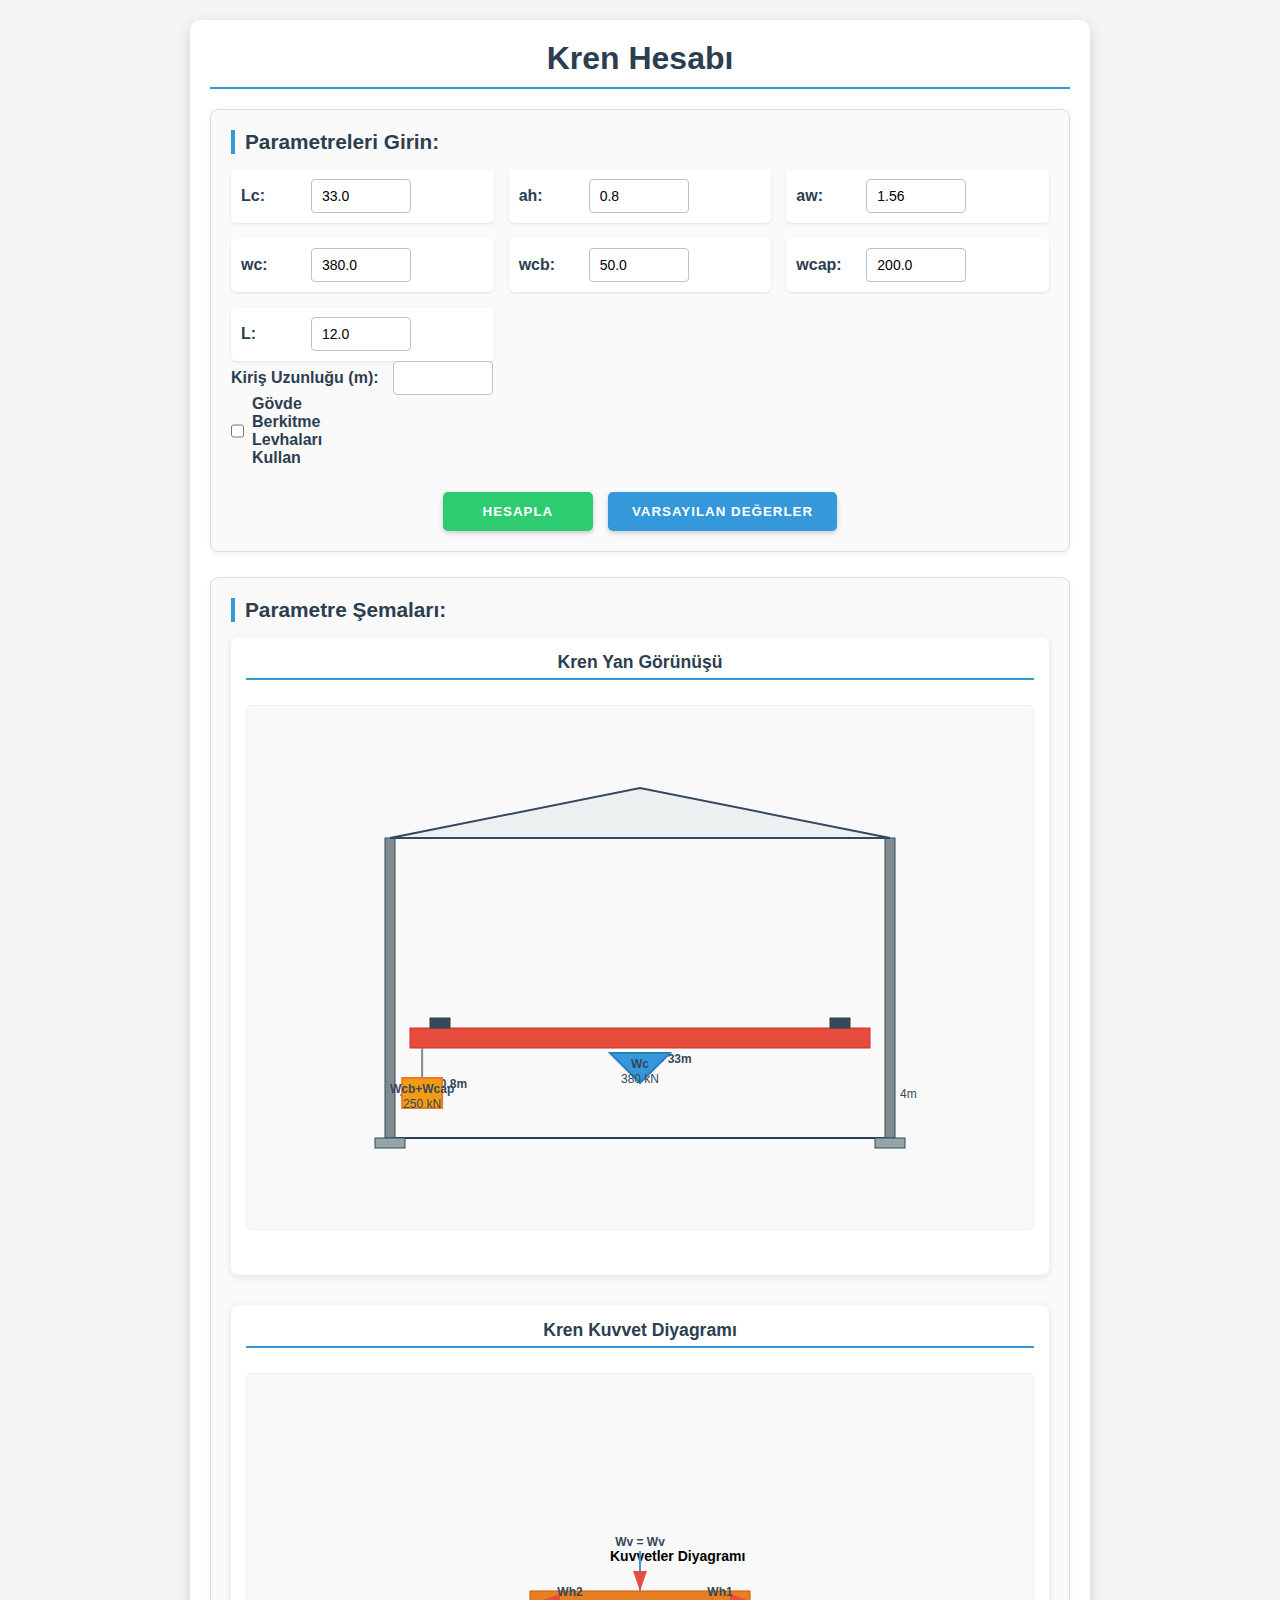
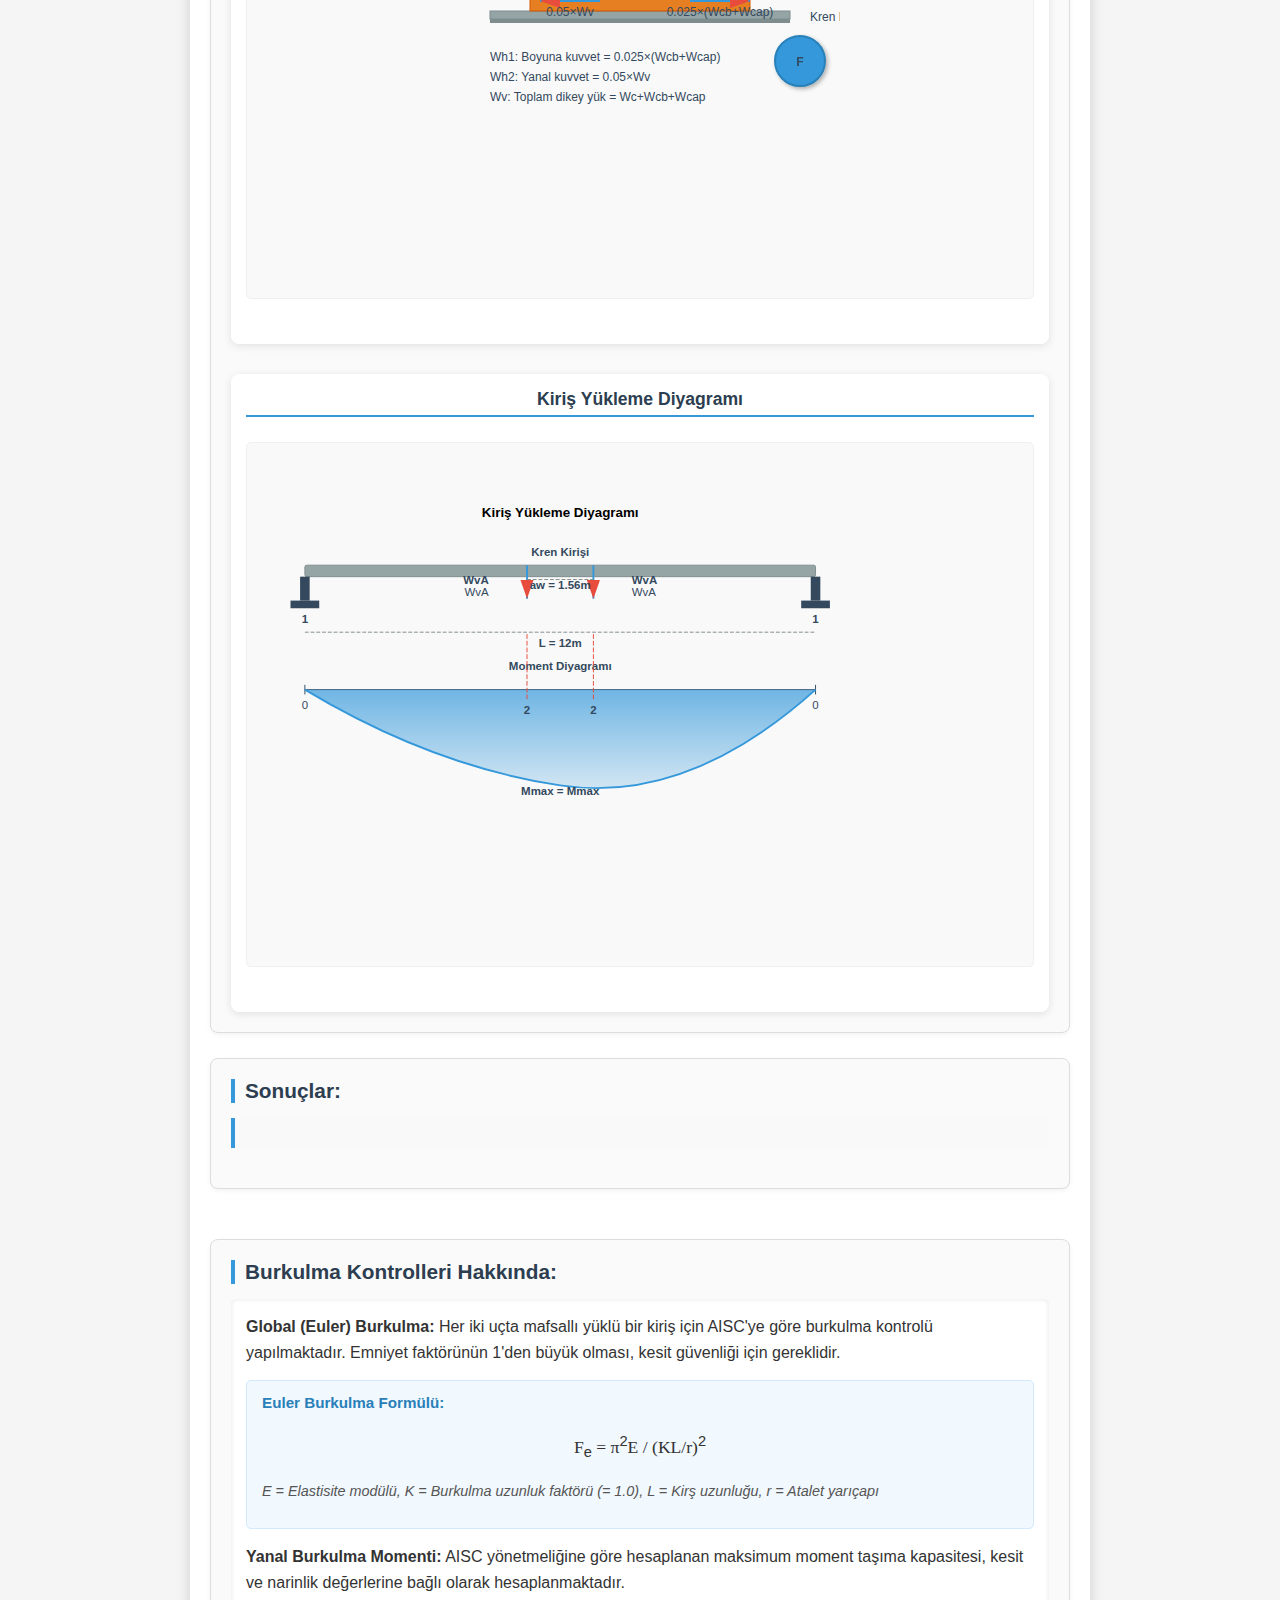
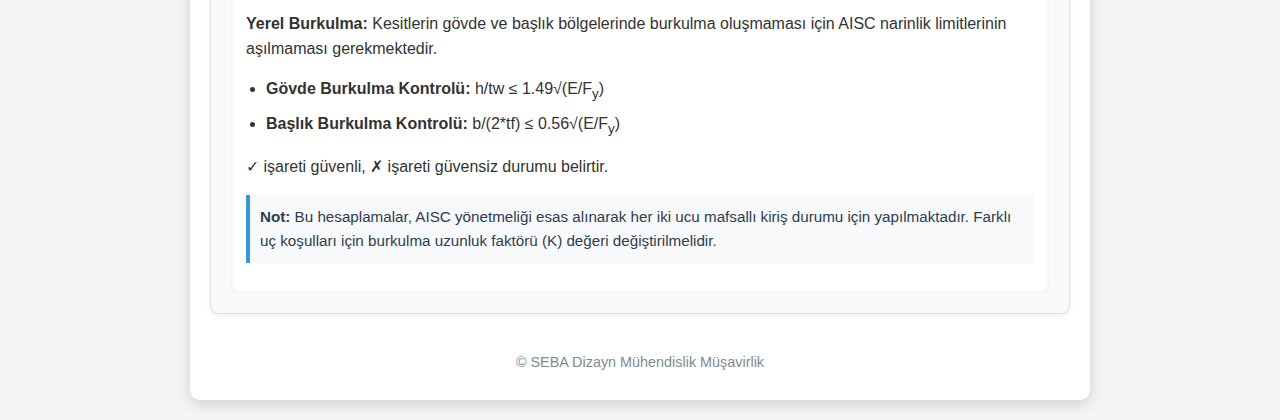
<file: index.html>
<!DOCTYPE html>
<html lang="tr">
<head>
    <meta charset="UTF-8">
    <meta name="viewport" content="width=device-width, initial-scale=1.0">
    <title>Kren Hesabı</title>
    <link rel="stylesheet" href="styles.css">
</head>
<body>    <div class="container">
        <h1>Kren Hesabı</h1>
        
        <div class="main-frame">
            <!-- Giriş bölümü -->            <div class="input-frame">
                <h2>Parametreleri Girin:</h2>
                <div class="input-grid">
                    <div class="input-row">
                        <label for="Lc" title="Kren uzunluğu (m)">Lc:</label>
                        <input type="number" id="Lc" step="0.01" value="33.0" title="Kren uzunluğu (m)">
                    </div>                    <div class="input-row">
                        <label for="ah" title="Yaklaşma mesafesi (m)">ah:</label>
                        <input type="number" id="ah" step="0.01" value="0.8" title="Yaklaşma mesafesi (m)">
                    </div>
                    <div class="input-row">
                        <label for="aw" title="Tekerler arası mesafe (m)">aw:</label>
                        <input type="number" id="aw" step="0.01" value="1.56" title="Tekerler arası mesafe (m)">
                    </div>                    <div class="input-row">
                        <label for="wc" title="Kren ağırlığı (kN)">wc:</label>
                        <input type="number" id="wc" step="0.01" value="380.0" title="Kren ağırlığı (kN)">
                    </div>
                    <div class="input-row">
                        <label for="wcb" title="Kanca ağırlığı (kN)">wcb:</label>
                        <input type="number" id="wcb" step="0.01" value="50.0" title="Kanca ağırlığı (kN)">
                    </div>
                    <div class="input-row">
                        <label for="wcap" title="Kren taşıma kapasitesi (kN)">wcap:</label>
                        <input type="number" id="wcap" step="0.01" value="200.0" title="Kren taşıma kapasitesi (kN)">
                    </div>
                    <div class="input-row">
                        <label for="L" title="Ray uzunluğu (m)">L:</label>
                        <input type="number" id="L" step="0.01" value="12.0" title="Ray uzunluğu (m)">
                    </div>
                </div>
                <div class="input-group">
                    <label for="L">Kiriş Uzunluğu (m):</label>
                    <input type="number" id="L" min="0" step="0.1" required>
                </div>
                
                <div class="input-group">
                    <label for="useStiffeners" class="checkbox-label">
                        <input type="checkbox" id="useStiffeners">
                        Gövde Berkitme Levhaları Kullan
                    </label>
                </div>
                <!-- Düğmeler -->
                <div class="button-frame">
                    <button id="calculate-btn" class="calc-btn">Hesapla</button>
                    <button id="default-btn" class="default-btn">Varsayılan Değerler</button>
                </div>
            </div>
            
            <!-- Parametre şemaları -->
            <div class="schematics-frame">
                <h2>Parametre Şemaları:</h2>
                <div class="schematics-container">
                    <div class="schematic-item">
                        <h3>Kren Yan Görünüşü</h3>
                        <div id="crane-side-view" class="schematic-svg"></div>
                    </div>
                    <div class="schematic-item">
                        <h3>Kren Kuvvet Diyagramı</h3>
                        <div id="force-diagram" class="schematic-svg"></div>
                    </div>
                    <div class="schematic-item">
                        <h3>Kiriş Yükleme Diyagramı</h3>
                        <div id="beam-diagram" class="schematic-svg"></div>
                    </div>
                </div>
            </div>
  
              <!-- Sonuç bölümü -->
            <div class="result-frame">
                <h2>Sonuçlar:</h2>
                <pre id="result-label"></pre>
            </div>
            
            <!-- Burkulma açıklamaları bölümü -->            <div class="info-frame">
                <h2>Burkulma Kontrolleri Hakkında:</h2>                <div class="info-content">
                    <p><strong>Global (Euler) Burkulma:</strong> Her iki uçta mafsallı yüklü bir kiriş için AISC'ye göre burkulma kontrolü yapılmaktadır. Emniyet faktörünün 1'den büyük olması, kesit güvenliği için gereklidir.</p>
                    <div class="formula-box">
                        <p class="formula-title">Euler Burkulma Formülü:</p>
                        <p class="formula">F<sub>e</sub> = π<sup>2</sup>E / (KL/r)<sup>2</sup></p>
                        <p class="formula-desc">E = Elastisite modülü, K = Burkulma uzunluk faktörü (= 1.0), L = Kirş uzunluğu, r = Atalet yarıçapı</p>
                    </div>
                    <p><strong>Yanal Burkulma Momenti:</strong> AISC yönetmeliğine göre hesaplanan maksimum moment taşıma kapasitesi, kesit ve narinlik değerlerine bağlı olarak hesaplanmaktadır.</p>
                    <p><strong>Yerel Burkulma:</strong> Kesitlerin gövde ve başlık bölgelerinde burkulma oluşmaması için AISC narinlik limitlerinin aşılmaması gerekmektedir.</p>
                    <ul>
                        <li><strong>Gövde Burkulma Kontrolü:</strong> h/tw ≤ 1.49√(E/F<sub>y</sub>)</li>
                        <li><strong>Başlık Burkulma Kontrolü:</strong> b/(2*tf) ≤ 0.56√(E/F<sub>y</sub>)</li>
                    </ul>
                    <p>✓ işareti güvenli, ✗ işareti güvensiz durumu belirtir.</p>
                    <p class="info-note"><strong>Not:</strong> Bu hesaplamalar, AISC yönetmeliği esas alınarak her iki ucu mafsallı kiriş durumu için yapılmaktadır. Farklı uç koşulları için burkulma uzunluk faktörü (K) değeri değiştirilmelidir.</p>
                </div>
            </div>
        </div>
          <footer>
            <p>© SEBA Dizayn Mühendislik Müşavirlik</p>
        </footer>
    </div>
    
    <script src="script.js"></script>
</body>
</html>
</file>
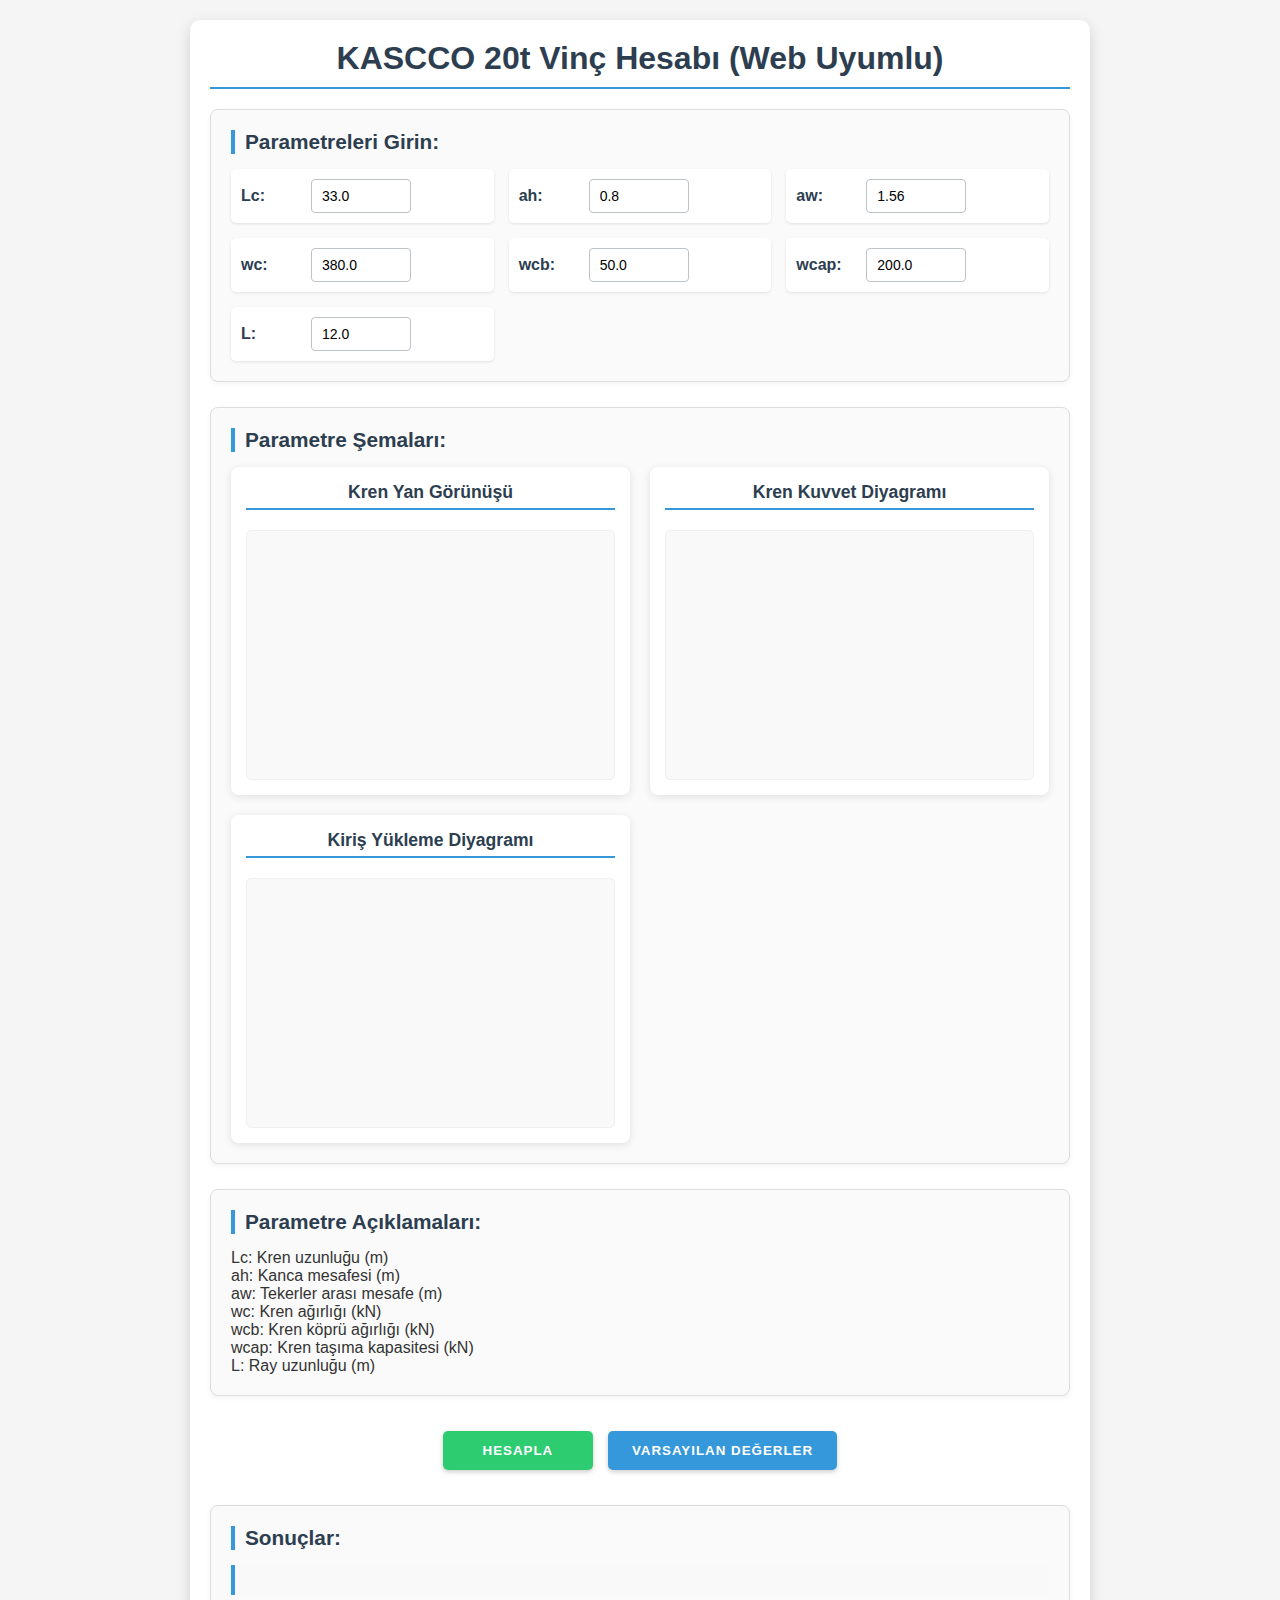
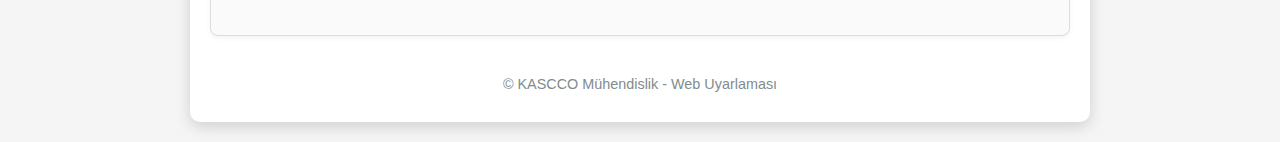
<file: vinc-hesabi/index.html>
<!DOCTYPE html>
<html lang="tr">
<head>
    <meta charset="UTF-8">
    <meta name="viewport" content="width=device-width, initial-scale=1.0">
    <title>KASCCO 20t Vinç Hesabı</title>
    <link rel="stylesheet" href="styles.css">
</head>
<body>
    <div class="container">
        <h1>KASCCO 20t Vinç Hesabı (Web Uyumlu)</h1>
        
        <div class="main-frame">
            <!-- Giriş bölümü -->
            <div class="input-frame">
                <h2>Parametreleri Girin:</h2>
                <div class="input-grid">
                    <div class="input-row">
                        <label for="Lc">Lc:</label>
                        <input type="number" id="Lc" step="0.01" value="33.0">
                    </div>
                    <div class="input-row">
                        <label for="ah">ah:</label>
                        <input type="number" id="ah" step="0.01" value="0.8">
                    </div>
                    <div class="input-row">
                        <label for="aw">aw:</label>
                        <input type="number" id="aw" step="0.01" value="1.56">
                    </div>
                    <div class="input-row">
                        <label for="wc">wc:</label>
                        <input type="number" id="wc" step="0.01" value="380.0">
                    </div>
                    <div class="input-row">
                        <label for="wcb">wcb:</label>
                        <input type="number" id="wcb" step="0.01" value="50.0">
                    </div>
                    <div class="input-row">
                        <label for="wcap">wcap:</label>
                        <input type="number" id="wcap" step="0.01" value="200.0">
                    </div>
                    <div class="input-row">
                        <label for="L">L:</label>
                        <input type="number" id="L" step="0.01" value="12.0">
                    </div>
                </div>
            </div>
            
            <!-- Parametre şemaları -->
            <div class="schematics-frame">
                <h2>Parametre Şemaları:</h2>
                <div class="schematics-container">
                    <div class="schematic-item">
                        <h3>Kren Yan Görünüşü</h3>
                        <div id="crane-side-view" class="schematic-svg"></div>
                    </div>
                    <div class="schematic-item">
                        <h3>Kren Kuvvet Diyagramı</h3>
                        <div id="force-diagram" class="schematic-svg"></div>
                    </div>
                    <div class="schematic-item">
                        <h3>Kiriş Yükleme Diyagramı</h3>
                        <div id="beam-diagram" class="schematic-svg"></div>
                    </div>
                </div>
            </div>
            
            <!-- Parametre açıklamaları -->
            <div class="descriptions-frame">
                <h2>Parametre Açıklamaları:</h2>
                <p>
                    Lc: Kren uzunluğu (m)<br>
                    ah: Kanca mesafesi (m)<br>
                    aw: Tekerler arası mesafe (m)<br>
                    wc: Kren ağırlığı (kN)<br>
                    wcb: Kren köprü ağırlığı (kN)<br>
                    wcap: Kren taşıma kapasitesi (kN)<br>
                    L: Ray uzunluğu (m)
                </p>
            </div>
            
            <!-- Düğmeler -->
            <div class="button-frame">
                <button id="calculate-btn" class="calc-btn">Hesapla</button>
                <button id="default-btn" class="default-btn">Varsayılan Değerler</button>
            </div>
            
            <!-- Sonuç bölümü -->
            <div class="result-frame">
                <h2>Sonuçlar:</h2>
                <pre id="result-label"></pre>
            </div>
        </div>
        
        <footer>
            <p>© KASCCO Mühendislik - Web Uyarlaması</p>
        </footer>
    </div>
    
    <script src="script.js"></script>
</body>
</html>
</file>
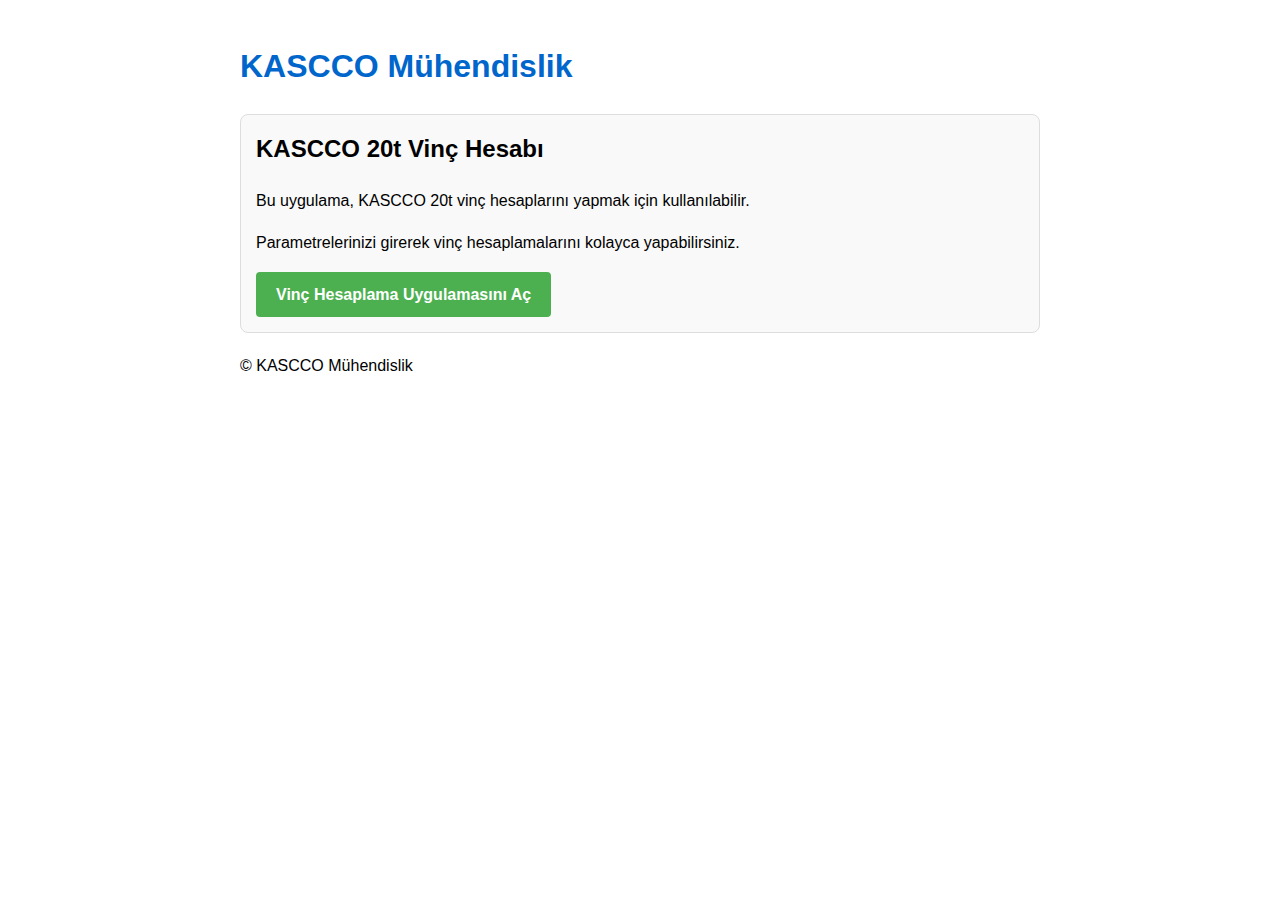
<file: index_main.html>
<!DOCTYPE html>
<html lang="tr">
<head>
    <meta charset="UTF-8">
    <meta name="viewport" content="width=device-width, initial-scale=1.0">
    <title>KASCCO Mühendislik</title>
    <style>
        body {
            font-family: Arial, sans-serif;
            max-width: 800px;
            margin: 0 auto;
            padding: 20px;
            line-height: 1.6;
        }
        h1 {
            color: #0066cc;
        }
        .app-card {
            border: 1px solid #ddd;
            border-radius: 8px;
            padding: 15px;
            margin: 20px 0;
            background-color: #f9f9f9;
        }
        .app-card h2 {
            margin-top: 0;
        }
        a.button {
            display: inline-block;
            background-color: #4CAF50;
            color: white;
            padding: 10px 20px;
            text-decoration: none;
            border-radius: 4px;
            font-weight: bold;
        }
        a.button:hover {
            background-color: #45a049;
        }
    </style>
</head>
<body>
    <h1>KASCCO Mühendislik</h1>
    
    <div class="app-card">
        <h2>KASCCO 20t Vinç Hesabı</h2>
        <p>Bu uygulama, KASCCO 20t vinç hesaplarını yapmak için kullanılabilir.</p>
        <p>Parametrelerinizi girerek vinç hesaplamalarını kolayca yapabilirsiniz.</p>
        <a href="vinc-hesabi/index.html" class="button">Vinç Hesaplama Uygulamasını Aç</a>
    </div>
    
    <footer>
        <p>© KASCCO Mühendislik</p>
    </footer>
</body>
</html>
</file>
<file: styles.css>
/* styles.css - Enhanced for crane calculation visualization */
* {
    margin: 0;
    padding: 0;
    box-sizing: border-box;
    font-family: Arial, sans-serif;
}

body {
    background-color: #f5f5f5;
    padding: 20px;
    color: #333;
}

.container {
    max-width: 900px;
    margin: 0 auto;
    background-color: white;
    border-radius: 10px;
    box-shadow: 0 5px 15px rgba(0, 0, 0, 0.15);
    padding: 20px;
}

h1 {
    text-align: center;
    margin-bottom: 20px;
    color: #2c3e50;
    border-bottom: 2px solid #3498db;
    padding-bottom: 10px;
}

h2 {
    margin-bottom: 15px;
    font-size: 1.3em;
    color: #2c3e50;
    border-left: 4px solid #3498db;
    padding-left: 10px;
}

h3 {
    margin-bottom: 10px;
    font-size: 1.1em;
    color: #34495e;
}

.main-frame {
    display: flex;
    flex-direction: column;
    gap: 25px;
}

.input-frame, .descriptions-frame, .result-frame, .schematics-frame, .info-frame {
    border: 1px solid #ddd;
    border-radius: 8px;
    padding: 20px;
    background-color: #fafafa;
    box-shadow: 0 2px 5px rgba(0, 0, 0, 0.05);
}

.input-grid {
    display: grid;
    grid-template-columns: repeat(auto-fill, minmax(200px, 1fr));
    gap: 15px;
}

.input-row {
    display: flex;
    align-items: center;
    background-color: #fff;
    padding: 10px;
    border-radius: 5px;
    box-shadow: 0 1px 3px rgba(0, 0, 0, 0.1);
}

label {
    width: 60px;
    font-weight: bold;
    margin-right: 10px;
    color: #2c3e50;
}

input {
    width: 100px;
    padding: 8px 10px;
    border: 1px solid #bdc3c7;
    border-radius: 4px;
    font-size: 14px;
    transition: border-color 0.3s;
}

input:focus {
    outline: none;
    border-color: #3498db;
    box-shadow: 0 0 0 2px rgba(52, 152, 219, 0.2);
}

.button-frame {
    display: flex;
    gap: 15px;
    justify-content: center;
    margin-top: 25px;
}

/* Tooltip styling */
[title] {
    position: relative;
    cursor: help;
}

[title]:hover::before {
    content: attr(title);
    position: absolute;
    bottom: 100%;
    left: 50%;
    transform: translateX(-50%);
    padding: 5px 10px;
    background: #2c3e50;
    color: white;
    font-size: 12px;
    white-space: nowrap;
    border-radius: 4px;
    z-index: 100;
}

[title]:hover::after {
    content: '';
    position: absolute;
    bottom: 100%;
    left: 50%;
    transform: translateX(-50%);
    border: 6px solid transparent;
    border-top-color: #2c3e50;
    margin-bottom: -12px;
}

button {
    padding: 12px 24px;
    border: none;
    border-radius: 5px;
    cursor: pointer;
    font-weight: bold;
    min-width: 150px;
    transition: all 0.3s;
    text-transform: uppercase;
    letter-spacing: 1px;
    box-shadow: 0 2px 5px rgba(0, 0, 0, 0.2);
}

.calc-btn {
    background-color: #2ecc71;
    color: white;
}

.calc-btn:hover {
    background-color: #27ae60;
}

.default-btn {
    background-color: #3498db;
    color: white;
}

.default-btn:hover {
    background-color: #2980b9;
}

pre {
    background-color: #f9f9f9;
    padding: 15px;
    border-left: 4px solid #3498db;
    font-family: monospace;
    overflow-x: auto;
    line-height: 1.5;
}

footer {
    margin-top: 30px;
    text-align: center;
    font-size: 0.9em;
    color: #7f8c8d;
    padding: 10px;
}

/* Şematik diyagramlar için stiller */
.schematics-container {
    display: flex;
    flex-direction: column;
    gap: 30px;
    margin-top: 10px;
    width: 100%;
}

.schematic-item {
    background-color: #fff;
    border-radius: 8px;
    box-shadow: 0 2px 8px rgba(0, 0, 0, 0.1);
    padding: 15px;
    display: flex;
    flex-direction: column;
    align-items: center;
    width: 100%;
}

.schematic-item h3 {
    color: #2c3e50;
    border-bottom: 2px solid #3498db;
    padding-bottom: 5px;
    width: 100%;
    text-align: center;
    margin-bottom: 15px;
}

.schematic-svg {
    width: 100%;
    height: auto;
    min-height: 400px;
    aspect-ratio: 3 / 2;
    background-color: #f9f9f9;
    border-radius: 5px;
    overflow: visible;
    margin-top: 10px;
    margin-bottom: 30px;
    border: 1px solid #ecf0f1;
    display: flex;
    justify-content: center;
    align-items: center;
    padding: 10px;
}

/* SVG öğeleri için stiller */
.crane-line {
    stroke: #2c3e50;
    stroke-width: 2;
    fill: none;
}

.crane-load {
    stroke: #e74c3c;
    stroke-width: 2;
    fill: none;
}

.force-arrow {
    stroke: #3498db;
    stroke-width: 2;
    fill: none;
}

.dimension-line {
    stroke: #7f8c8d;
    stroke-width: 1;
    stroke-dasharray: 4, 2;
}

.text-label {
    font-size: 12px;
    fill: #34495e;
    font-family: Arial, sans-serif;
}

/* Kesit sonuçları için stiller */
#section-results {
    margin-top: 20px;
}

.section-title-main {
    font-size: 1.2em;
    font-weight: bold;
    color: #2c3e50;
    margin: 20px 0 15px;
    text-align: center;
    border-bottom: 2px solid #3498db;
    padding-bottom: 5px;
}

.sections-grid {
    display: grid;
    grid-template-columns: repeat(auto-fit, minmax(200px, 1fr));
    gap: 20px;
    margin-top: 15px;
}

.section-column {
    display: flex;
    flex-direction: column;
    align-items: center;
}

.section-container {
    background-color: #fff;
    border-radius: 8px;
    box-shadow: 0 2px 8px rgba(0, 0, 0, 0.1);
    padding: 15px;
    display: flex;
    flex-direction: column;
    align-items: center;
    width: 100%;
}

.section-title {
    font-size: 1.1em;
    font-weight: bold;
    color: #2c3e50;
    margin-bottom: 10px;
    text-align: center;
}

.section-not-found {
    color: #e74c3c;
    text-align: center;
    padding: 15px;
    border: 1px dashed #e74c3c;
    border-radius: 5px;
    margin: 10px 0;
    width: 100%;
}

.section-dimensions {
    width: 100%;
    margin-top: 15px;
    border-top: 1px solid #ecf0f1;
    padding-top: 10px;
}

.dimension-row {
    display: flex;
    justify-content: space-between;
    margin-bottom: 5px;
    font-size: 0.9em;
}

.dimension-label {
    font-weight: bold;
    color: #2c3e50;
}

.dimension-value {
    color: #3498db;
}

.section-buckling-title {
    font-weight: bold;
    color: #2c3e50;
    margin-top: 10px;
    margin-bottom: 5px;
    border-top: 1px dashed #ecf0f1;
    padding-top: 8px;
}

.safe {
    color: #27ae60;
    font-weight: bold;
}

.unsafe {
    color: #e74c3c;
    font-weight: bold;
}

/* Burkulma bilgileri için stiller */
.info-frame {
    margin-top: 25px;
}

.info-content {
    background-color: #fff;
    border-radius: 5px;
    padding: 15px;
    box-shadow: inset 0 0 5px rgba(0, 0, 0, 0.1);
}

.info-content p {
    margin-bottom: 15px;
    line-height: 1.6;
}

.info-content ul {
    margin: 10px 0 15px 20px;
}

.info-content li {
    margin-bottom: 8px;
    line-height: 1.5;
}

.info-note {
    background-color: #f8f9fa;
    border-left: 4px solid #3498db;
    padding: 10px;
    margin-top: 15px;
    font-size: 0.95em;
    color: #2c3e50;
}

/* Formül kutusu stilleri */
.formula-box {
    background-color: #f1f8fe;
    border: 1px solid #d1e8ff;
    border-radius: 5px;
    padding: 10px 15px;
    margin: 15px 0;
}

.formula-title {
    font-weight: bold;
    color: #2980b9;
    margin-bottom: 8px;
    font-size: 0.95em;
}

.formula {
    font-family: 'Times New Roman', Times, serif;
    text-align: center;
    font-size: 1.1em;
    margin: 10px 0;
}

.formula-desc {
    font-size: 0.9em;
    color: #555;
    font-style: italic;
    margin-top: 5px;
}

/* Checkbox stilleri */
.checkbox-label {
    display: flex;
    align-items: center;
    gap: 8px;
    cursor: pointer;
}

.checkbox-label input[type="checkbox"] {
    width: 18px;
    height: 18px;
    cursor: pointer;
}

/* Stiffener sonuçları için stiller */
.stiffener-info {
    margin-top: 10px;
    padding: 10px;
    background-color: #f8f9fa;
    border-radius: 4px;
    border-left: 4px solid #17a2b8;
}

.stiffener-info h4 {
    margin: 0 0 8px 0;
    color: #155724;
}

/* Mobil görünüm için responsive ayarlar */
@media (max-width: 768px) {
    .container {
        padding: 15px;
    }
    
    .input-grid {
        grid-template-columns: 1fr;
    }
    
    .schematics-container {
        grid-template-columns: 1fr;
    }
    
    .sections-grid {
        grid-template-columns: 1fr;
    }
    
    h1 {
        font-size: 1.5em;
    }
    
    h2 {
        font-size: 1.2em;
    }
    
    button {
        padding: 10px 15px;
        min-width: 120px;
    }
}

/* Animasyon efektleri */
@keyframes fade-in {
    from { opacity: 0; transform: translateY(10px); }
    to { opacity: 1; transform: translateY(0); }
}

.schematic-svg, .section-container {
    animation: fade-in 0.5s ease-out forwards;
}
</file>
<file: vinc-hesabi/styles.css>
/* styles.css - Enhanced for crane calculation visualization */
* {
    margin: 0;
    padding: 0;
    box-sizing: border-box;
    font-family: Arial, sans-serif;
}

body {
    background-color: #f5f5f5;
    padding: 20px;
    color: #333;
}

.container {
    max-width: 900px;
    margin: 0 auto;
    background-color: white;
    border-radius: 10px;
    box-shadow: 0 5px 15px rgba(0, 0, 0, 0.15);
    padding: 20px;
}

h1 {
    text-align: center;
    margin-bottom: 20px;
    color: #2c3e50;
    border-bottom: 2px solid #3498db;
    padding-bottom: 10px;
}

h2 {
    margin-bottom: 15px;
    font-size: 1.3em;
    color: #2c3e50;
    border-left: 4px solid #3498db;
    padding-left: 10px;
}

h3 {
    margin-bottom: 10px;
    font-size: 1.1em;
    color: #34495e;
}

.main-frame {
    display: flex;
    flex-direction: column;
    gap: 25px;
}

.input-frame, .descriptions-frame, .result-frame, .schematics-frame {
    border: 1px solid #ddd;
    border-radius: 8px;
    padding: 20px;
    background-color: #fafafa;
    box-shadow: 0 2px 5px rgba(0, 0, 0, 0.05);
}

.input-grid {
    display: grid;
    grid-template-columns: repeat(auto-fill, minmax(200px, 1fr));
    gap: 15px;
}

.input-row {
    display: flex;
    align-items: center;
    background-color: #fff;
    padding: 10px;
    border-radius: 5px;
    box-shadow: 0 1px 3px rgba(0, 0, 0, 0.1);
}

label {
    width: 60px;
    font-weight: bold;
    margin-right: 10px;
    color: #2c3e50;
}

input {
    width: 100px;
    padding: 8px 10px;
    border: 1px solid #bdc3c7;
    border-radius: 4px;
    font-size: 14px;
    transition: border-color 0.3s;
}

input:focus {
    outline: none;
    border-color: #3498db;
    box-shadow: 0 0 0 2px rgba(52, 152, 219, 0.2);
}

.button-frame {
    display: flex;
    gap: 15px;
    justify-content: center;
    margin: 10px 0;
}

button {
    padding: 12px 24px;
    border: none;
    border-radius: 5px;
    cursor: pointer;
    font-weight: bold;
    min-width: 150px;
    transition: all 0.3s;
    text-transform: uppercase;
    letter-spacing: 1px;
    box-shadow: 0 2px 5px rgba(0, 0, 0, 0.2);
}

.calc-btn {
    background-color: #2ecc71;
    color: white;
}

.calc-btn:hover {
    background-color: #27ae60;
}

.default-btn {
    background-color: #3498db;
    color: white;
}

.default-btn:hover {
    background-color: #2980b9;
}

pre {
    background-color: #f9f9f9;
    padding: 15px;
    border-left: 4px solid #3498db;
    font-family: monospace;
    overflow-x: auto;
    line-height: 1.5;
}

footer {
    margin-top: 30px;
    text-align: center;
    font-size: 0.9em;
    color: #7f8c8d;
    padding: 10px;
}

/* Şematik diyagramlar için stiller */
.schematics-container {
    display: grid;
    grid-template-columns: repeat(auto-fit, minmax(300px, 1fr));
    gap: 20px;
    margin-top: 10px;
}

.schematic-item {
    background-color: #fff;
    border-radius: 8px;
    box-shadow: 0 2px 8px rgba(0, 0, 0, 0.1);
    padding: 15px;
    display: flex;
    flex-direction: column;
    align-items: center;
}

.schematic-item h3 {
    color: #2c3e50;
    border-bottom: 2px solid #3498db;
    padding-bottom: 5px;
    width: 100%;
    text-align: center;
}

.schematic-svg {
    width: 100%;
    min-height: 250px;
    background-color: #f9f9f9;
    border-radius: 5px;
    overflow: hidden;
    margin-top: 10px;
    border: 1px solid #ecf0f1;
}

/* SVG öğeleri için stiller */
.crane-line {
    stroke: #2c3e50;
    stroke-width: 2;
    fill: none;
}

.crane-load {
    stroke: #e74c3c;
    stroke-width: 2;
    fill: none;
}

.force-arrow {
    stroke: #3498db;
    stroke-width: 2;
    fill: none;
}

.dimension-line {
    stroke: #7f8c8d;
    stroke-width: 1;
    stroke-dasharray: 4, 2;
}

.text-label {
    font-size: 12px;
    fill: #34495e;
    font-family: Arial, sans-serif;
}

/* Kesit sonuçları için stiller */
#section-results {
    margin-top: 20px;
}

.section-title-main {
    font-size: 1.2em;
    font-weight: bold;
    color: #2c3e50;
    margin: 20px 0 15px;
    text-align: center;
    border-bottom: 2px solid #3498db;
    padding-bottom: 5px;
}

.sections-grid {
    display: grid;
    grid-template-columns: repeat(auto-fit, minmax(200px, 1fr));
    gap: 20px;
    margin-top: 15px;
}

.section-column {
    display: flex;
    flex-direction: column;
    align-items: center;
}

.section-container {
    background-color: #fff;
    border-radius: 8px;
    box-shadow: 0 2px 8px rgba(0, 0, 0, 0.1);
    padding: 15px;
    display: flex;
    flex-direction: column;
    align-items: center;
    width: 100%;
}

.section-title {
    font-size: 1.1em;
    font-weight: bold;
    color: #2c3e50;
    margin-bottom: 10px;
    text-align: center;
}

.section-not-found {
    color: #e74c3c;
    text-align: center;
    padding: 15px;
    border: 1px dashed #e74c3c;
    border-radius: 5px;
    margin: 10px 0;
    width: 100%;
}

.section-dimensions {
    width: 100%;
    margin-top: 15px;
    border-top: 1px solid #ecf0f1;
    padding-top: 10px;
}

.dimension-row {
    display: flex;
    justify-content: space-between;
    margin-bottom: 5px;
    font-size: 0.9em;
}

.dimension-label {
    font-weight: bold;
    color: #2c3e50;
}

.dimension-value {
    color: #3498db;
}

/* Mobil görünüm için responsive ayarlar */
@media (max-width: 768px) {
    .container {
        padding: 15px;
    }
    
    .input-grid {
        grid-template-columns: 1fr;
    }
    
    .schematics-container {
        grid-template-columns: 1fr;
    }
    
    .sections-grid {
        grid-template-columns: 1fr;
    }
    
    h1 {
        font-size: 1.5em;
    }
    
    h2 {
        font-size: 1.2em;
    }
    
    button {
        padding: 10px 15px;
        min-width: 120px;
    }
}

/* Animasyon efektleri */
@keyframes fade-in {
    from { opacity: 0; transform: translateY(10px); }
    to { opacity: 1; transform: translateY(0); }
}

.schematic-svg, .section-container {
    animation: fade-in 0.5s ease-out forwards;
}
</file>
